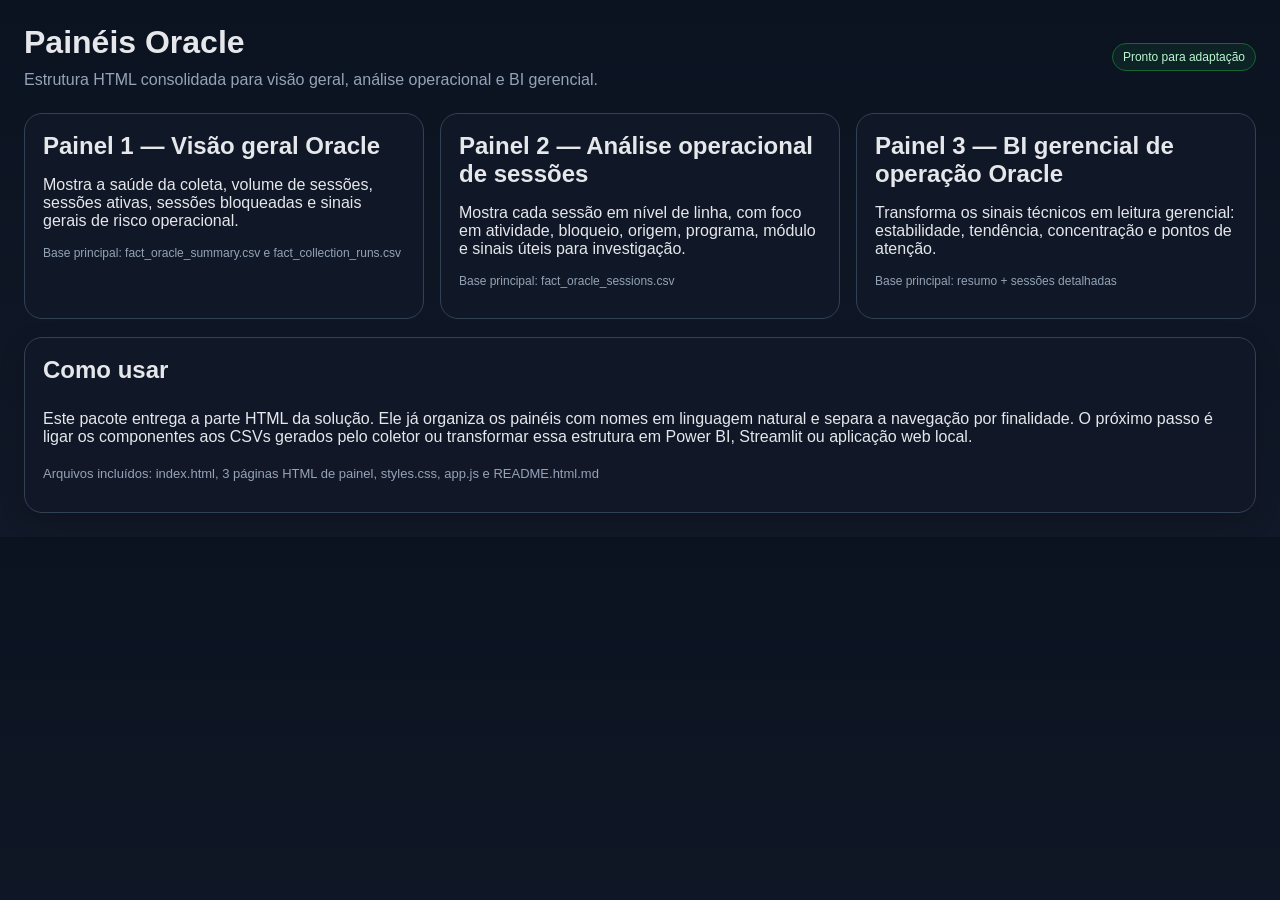
<file: paineis_oracle_html/index.html>
<!DOCTYPE html>
<html lang="pt-BR">
<head>
  <meta charset="UTF-8">
  <meta name="viewport" content="width=device-width, initial-scale=1.0">
  <title>Painéis Oracle - HTML</title>
  <link rel="stylesheet" href="styles.css">
</head>
<body>
  <div class="container">
    <div class="topbar">
      <div>
        <h1>Painéis Oracle</h1>
        <p class="subtitle">Estrutura HTML consolidada para visão geral, análise operacional e BI gerencial.</p>
      </div>
      <span class="badge ok">Pronto para adaptação</span>
    </div>

    <div class="navcards">
      <a class="navcard" href="painel_01_visao_geral_oracle.html">
        <h2>Painel 1 — Visão geral Oracle</h2>
        <p>Mostra a saúde da coleta, volume de sessões, sessões ativas, sessões bloqueadas e sinais gerais de risco operacional.</p>
        <p class="small">Base principal: fact_oracle_summary.csv e fact_collection_runs.csv</p>
      </a>

      <a class="navcard" href="painel_02_analise_operacional_sessoes.html">
        <h2>Painel 2 — Análise operacional de sessões</h2>
        <p>Mostra cada sessão em nível de linha, com foco em atividade, bloqueio, origem, programa, módulo e sinais úteis para investigação.</p>
        <p class="small">Base principal: fact_oracle_sessions.csv</p>
      </a>

      <a class="navcard" href="painel_03_bi_gerencial_oracle.html">
        <h2>Painel 3 — BI gerencial de operação Oracle</h2>
        <p>Transforma os sinais técnicos em leitura gerencial: estabilidade, tendência, concentração e pontos de atenção.</p>
        <p class="small">Base principal: resumo + sessões detalhadas</p>
      </a>
    </div>

    <div class="card" style="margin-top:18px">
      <div class="section-title">
        <h2>Como usar</h2>
      </div>
      <p>Este pacote entrega a parte HTML da solução. Ele já organiza os painéis com nomes em linguagem natural e separa a navegação por finalidade. O próximo passo é ligar os componentes aos CSVs gerados pelo coletor ou transformar essa estrutura em Power BI, Streamlit ou aplicação web local.</p>
      <p class="footer-note">Arquivos incluídos: index.html, 3 páginas HTML de painel, styles.css, app.js e README.html.md</p>
    </div>
  </div>
  <script src="app.js"></script>
</body>
</html>
</file>
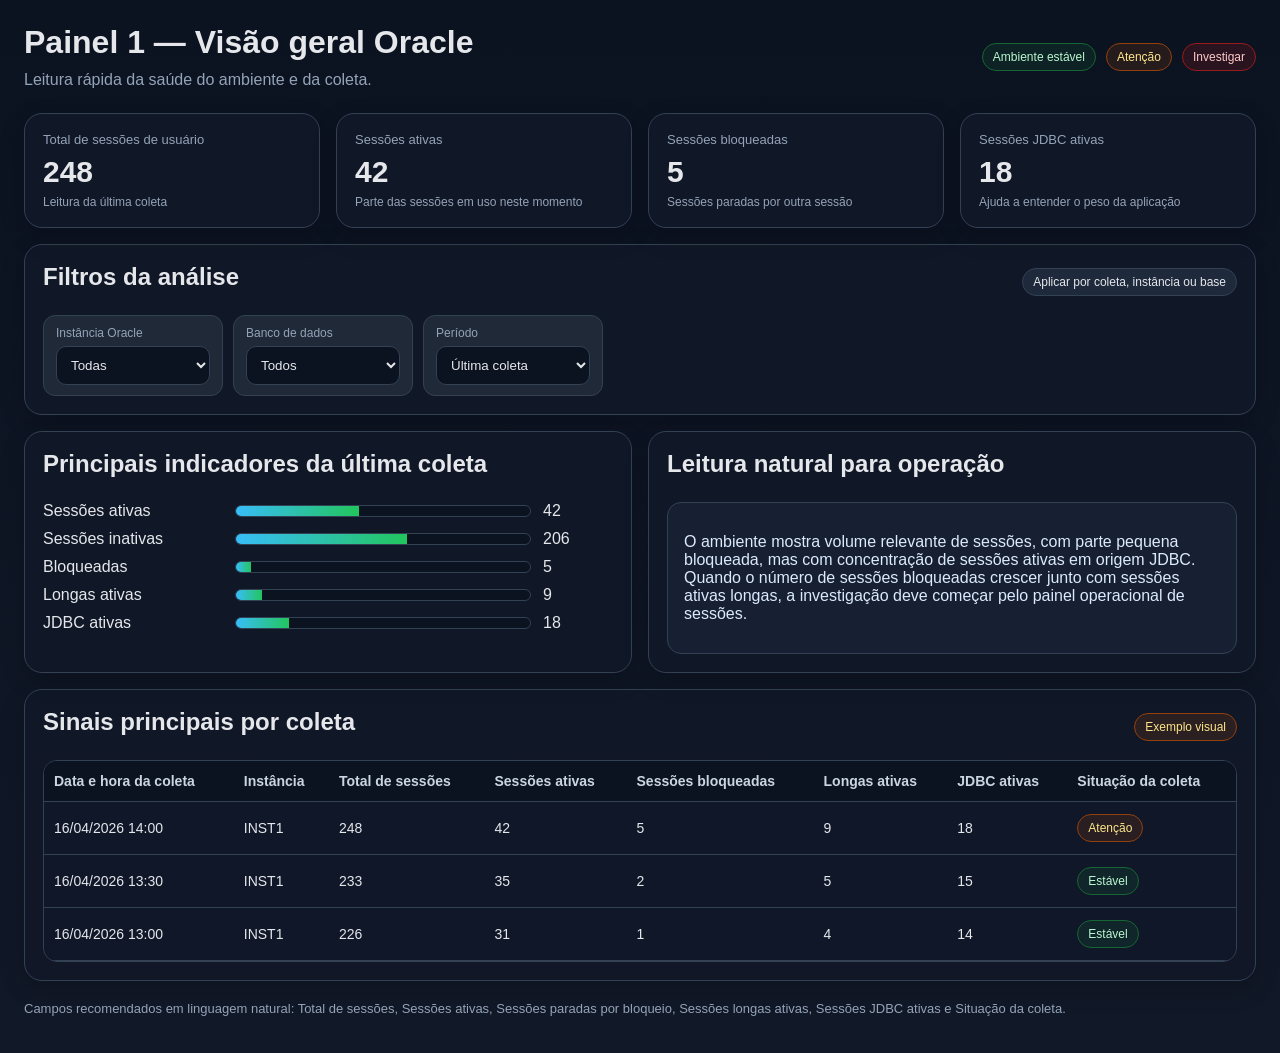
<file: paineis_oracle_html/painel_01_visao_geral_oracle.html>
<!DOCTYPE html>
<html lang="pt-BR">
<head>
  <meta charset="UTF-8">
  <meta name="viewport" content="width=device-width, initial-scale=1.0">
  <title>Painel 1 - Visão geral Oracle</title>
  <link rel="stylesheet" href="styles.css">
</head>
<body>
  <div class="container">
    <div class="topbar">
      <div>
        <h1>Painel 1 — Visão geral Oracle</h1>
        <p class="subtitle">Leitura rápida da saúde do ambiente e da coleta.</p>
      </div>
      <div class="legend">
        <span class="badge ok">Ambiente estável</span>
        <span class="badge warn">Atenção</span>
        <span class="badge bad">Investigar</span>
      </div>
    </div>

    <div class="grid grid-4">
      <div class="card">
        <div class="kpi-title">Total de sessões de usuário</div>
        <div class="kpi-value">248</div>
        <div class="kpi-note">Leitura da última coleta</div>
      </div>
      <div class="card">
        <div class="kpi-title">Sessões ativas</div>
        <div class="kpi-value">42</div>
        <div class="kpi-note">Parte das sessões em uso neste momento</div>
      </div>
      <div class="card">
        <div class="kpi-title">Sessões bloqueadas</div>
        <div class="kpi-value">5</div>
        <div class="kpi-note">Sessões paradas por outra sessão</div>
      </div>
      <div class="card">
        <div class="kpi-title">Sessões JDBC ativas</div>
        <div class="kpi-value">18</div>
        <div class="kpi-note">Ajuda a entender o peso da aplicação</div>
      </div>
    </div>

    <div class="card" style="margin-top:16px">
      <div class="section-title">
        <h2>Filtros da análise</h2>
        <span class="badge">Aplicar por coleta, instância ou base</span>
      </div>
      <div class="filters">
        <div class="filter">
          <label>Instância Oracle</label>
          <select><option>Todas</option><option>INST1</option><option>INST2</option></select>
        </div>
        <div class="filter">
          <label>Banco de dados</label>
          <select><option>Todos</option><option>PROD</option><option>HML</option></select>
        </div>
        <div class="filter">
          <label>Período</label>
          <select><option>Última coleta</option><option>Últimas 24 horas</option><option>Últimos 7 dias</option></select>
        </div>
      </div>
    </div>

    <div class="grid grid-2" style="margin-top:16px">
      <div class="card">
        <div class="section-title">
          <h2>Principais indicadores da última coleta</h2>
        </div>
        <div class="bar-list">
          <div class="bar-row"><div>Sessões ativas</div><div class="bar"><span style="width:42%"></span></div><div>42</div></div>
          <div class="bar-row"><div>Sessões inativas</div><div class="bar"><span style="width:58%"></span></div><div>206</div></div>
          <div class="bar-row"><div>Bloqueadas</div><div class="bar"><span style="width:5%"></span></div><div>5</div></div>
          <div class="bar-row"><div>Longas ativas</div><div class="bar"><span style="width:9%"></span></div><div>9</div></div>
          <div class="bar-row"><div>JDBC ativas</div><div class="bar"><span style="width:18%"></span></div><div>18</div></div>
        </div>
      </div>

      <div class="card">
        <div class="section-title">
          <h2>Leitura natural para operação</h2>
        </div>
        <div class="callout">
          <p>O ambiente mostra volume relevante de sessões, com parte pequena bloqueada, mas com concentração de sessões ativas em origem JDBC. Quando o número de sessões bloqueadas crescer junto com sessões ativas longas, a investigação deve começar pelo painel operacional de sessões.</p>
        </div>
      </div>
    </div>

    <div class="card" style="margin-top:16px">
      <div class="section-title">
        <h2>Sinais principais por coleta</h2>
        <span class="badge warn">Exemplo visual</span>
      </div>
      <div class="table-wrap">
        <table>
          <thead>
            <tr>
              <th>Data e hora da coleta</th>
              <th>Instância</th>
              <th>Total de sessões</th>
              <th>Sessões ativas</th>
              <th>Sessões bloqueadas</th>
              <th>Longas ativas</th>
              <th>JDBC ativas</th>
              <th>Situação da coleta</th>
            </tr>
          </thead>
          <tbody>
            <tr><td>16/04/2026 14:00</td><td>INST1</td><td>248</td><td>42</td><td>5</td><td>9</td><td>18</td><td><span class="badge warn">Atenção</span></td></tr>
            <tr><td>16/04/2026 13:30</td><td>INST1</td><td>233</td><td>35</td><td>2</td><td>5</td><td>15</td><td><span class="badge ok">Estável</span></td></tr>
            <tr><td>16/04/2026 13:00</td><td>INST1</td><td>226</td><td>31</td><td>1</td><td>4</td><td>14</td><td><span class="badge ok">Estável</span></td></tr>
          </tbody>
        </table>
      </div>
    </div>

    <p class="footer-note">Campos recomendados em linguagem natural: Total de sessões, Sessões ativas, Sessões paradas por bloqueio, Sessões longas ativas, Sessões JDBC ativas e Situação da coleta.</p>
  </div>
  <script src="app.js"></script>
</body>
</html>
</file>
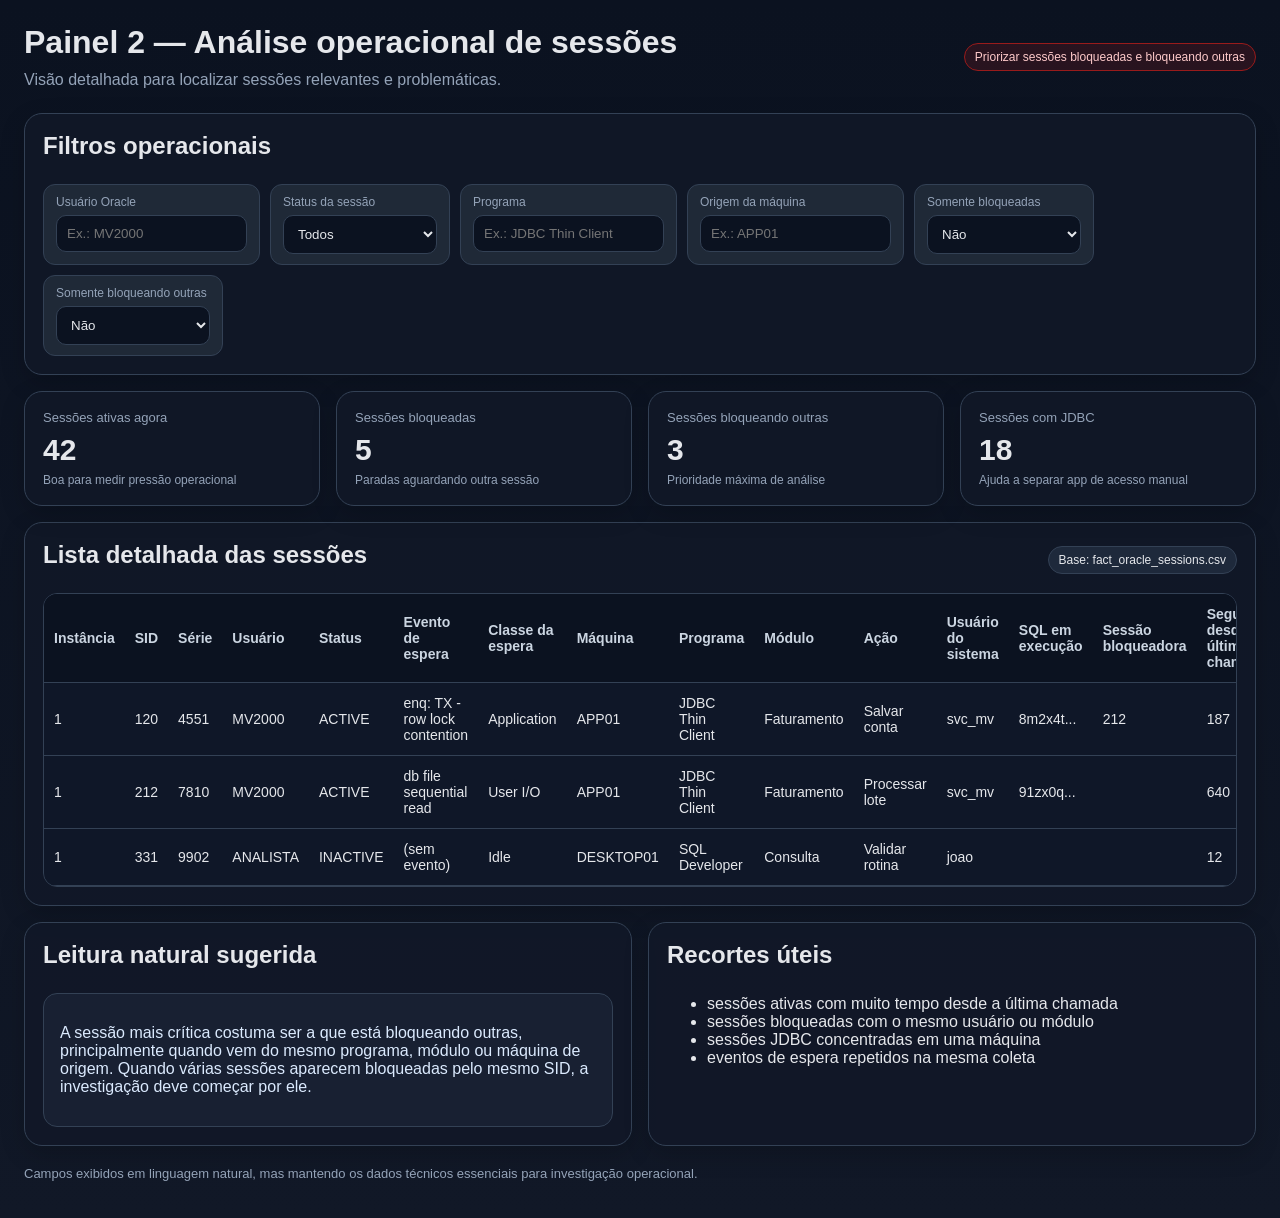
<file: paineis_oracle_html/painel_02_analise_operacional_sessoes.html>
<!DOCTYPE html>
<html lang="pt-BR">
<head>
  <meta charset="UTF-8">
  <meta name="viewport" content="width=device-width, initial-scale=1.0">
  <title>Painel 2 - Análise operacional de sessões</title>
  <link rel="stylesheet" href="styles.css">
</head>
<body>
  <div class="container">
    <div class="topbar">
      <div>
        <h1>Painel 2 — Análise operacional de sessões</h1>
        <p class="subtitle">Visão detalhada para localizar sessões relevantes e problemáticas.</p>
      </div>
      <span class="badge bad">Priorizar sessões bloqueadas e bloqueando outras</span>
    </div>

    <div class="card">
      <div class="section-title">
        <h2>Filtros operacionais</h2>
      </div>
      <div class="filters">
        <div class="filter"><label>Usuário Oracle</label><input placeholder="Ex.: MV2000"></div>
        <div class="filter"><label>Status da sessão</label><select><option>Todos</option><option>Ativa</option><option>Inativa</option></select></div>
        <div class="filter"><label>Programa</label><input placeholder="Ex.: JDBC Thin Client"></div>
        <div class="filter"><label>Origem da máquina</label><input placeholder="Ex.: APP01"></div>
        <div class="filter"><label>Somente bloqueadas</label><select><option>Não</option><option>Sim</option></select></div>
        <div class="filter"><label>Somente bloqueando outras</label><select><option>Não</option><option>Sim</option></select></div>
      </div>
    </div>

    <div class="grid grid-4" style="margin-top:16px">
      <div class="card">
        <div class="kpi-title">Sessões ativas agora</div>
        <div class="kpi-value">42</div>
        <div class="kpi-note">Boa para medir pressão operacional</div>
      </div>
      <div class="card">
        <div class="kpi-title">Sessões bloqueadas</div>
        <div class="kpi-value">5</div>
        <div class="kpi-note">Paradas aguardando outra sessão</div>
      </div>
      <div class="card">
        <div class="kpi-title">Sessões bloqueando outras</div>
        <div class="kpi-value">3</div>
        <div class="kpi-note">Prioridade máxima de análise</div>
      </div>
      <div class="card">
        <div class="kpi-title">Sessões com JDBC</div>
        <div class="kpi-value">18</div>
        <div class="kpi-note">Ajuda a separar app de acesso manual</div>
      </div>
    </div>

    <div class="card" style="margin-top:16px">
      <div class="section-title">
        <h2>Lista detalhada das sessões</h2>
        <span class="badge">Base: fact_oracle_sessions.csv</span>
      </div>
      <div class="table-wrap">
        <table>
          <thead>
            <tr>
              <th>Instância</th>
              <th>SID</th>
              <th>Série</th>
              <th>Usuário</th>
              <th>Status</th>
              <th>Evento de espera</th>
              <th>Classe da espera</th>
              <th>Máquina</th>
              <th>Programa</th>
              <th>Módulo</th>
              <th>Ação</th>
              <th>Usuário do sistema</th>
              <th>SQL em execução</th>
              <th>Sessão bloqueadora</th>
              <th>Segundos desde última chamada</th>
              <th>Horário de logon</th>
              <th>Ativa?</th>
              <th>Bloqueada?</th>
              <th>Bloqueando?</th>
              <th>É JDBC?</th>
            </tr>
          </thead>
          <tbody>
            <tr>
              <td>1</td><td>120</td><td>4551</td><td>MV2000</td><td>ACTIVE</td><td>enq: TX - row lock contention</td><td>Application</td><td>APP01</td><td>JDBC Thin Client</td><td>Faturamento</td><td>Salvar conta</td><td>svc_mv</td><td>8m2x4t...</td><td>212</td><td>187</td><td>16/04/2026 13:55</td><td>Sim</td><td>Sim</td><td>Não</td><td>Sim</td>
            </tr>
            <tr>
              <td>1</td><td>212</td><td>7810</td><td>MV2000</td><td>ACTIVE</td><td>db file sequential read</td><td>User I/O</td><td>APP01</td><td>JDBC Thin Client</td><td>Faturamento</td><td>Processar lote</td><td>svc_mv</td><td>91zx0q...</td><td></td><td>640</td><td>16/04/2026 13:10</td><td>Sim</td><td>Não</td><td>Sim</td><td>Sim</td>
            </tr>
            <tr>
              <td>1</td><td>331</td><td>9902</td><td>ANALISTA</td><td>INACTIVE</td><td>(sem evento)</td><td>Idle</td><td>DESKTOP01</td><td>SQL Developer</td><td>Consulta</td><td>Validar rotina</td><td>joao</td><td></td><td></td><td>12</td><td>16/04/2026 12:40</td><td>Não</td><td>Não</td><td>Não</td><td>Não</td>
            </tr>
          </tbody>
        </table>
      </div>
    </div>

    <div class="grid grid-2" style="margin-top:16px">
      <div class="card">
        <div class="section-title"><h2>Leitura natural sugerida</h2></div>
        <div class="callout">
          <p>A sessão mais crítica costuma ser a que está bloqueando outras, principalmente quando vem do mesmo programa, módulo ou máquina de origem. Quando várias sessões aparecem bloqueadas pelo mesmo SID, a investigação deve começar por ele.</p>
        </div>
      </div>
      <div class="card">
        <div class="section-title"><h2>Recortes úteis</h2></div>
        <ul>
          <li>sessões ativas com muito tempo desde a última chamada</li>
          <li>sessões bloqueadas com o mesmo usuário ou módulo</li>
          <li>sessões JDBC concentradas em uma máquina</li>
          <li>eventos de espera repetidos na mesma coleta</li>
        </ul>
      </div>
    </div>

    <p class="footer-note">Campos exibidos em linguagem natural, mas mantendo os dados técnicos essenciais para investigação operacional.</p>
  </div>
  <script src="app.js"></script>
</body>
</html>
</file>
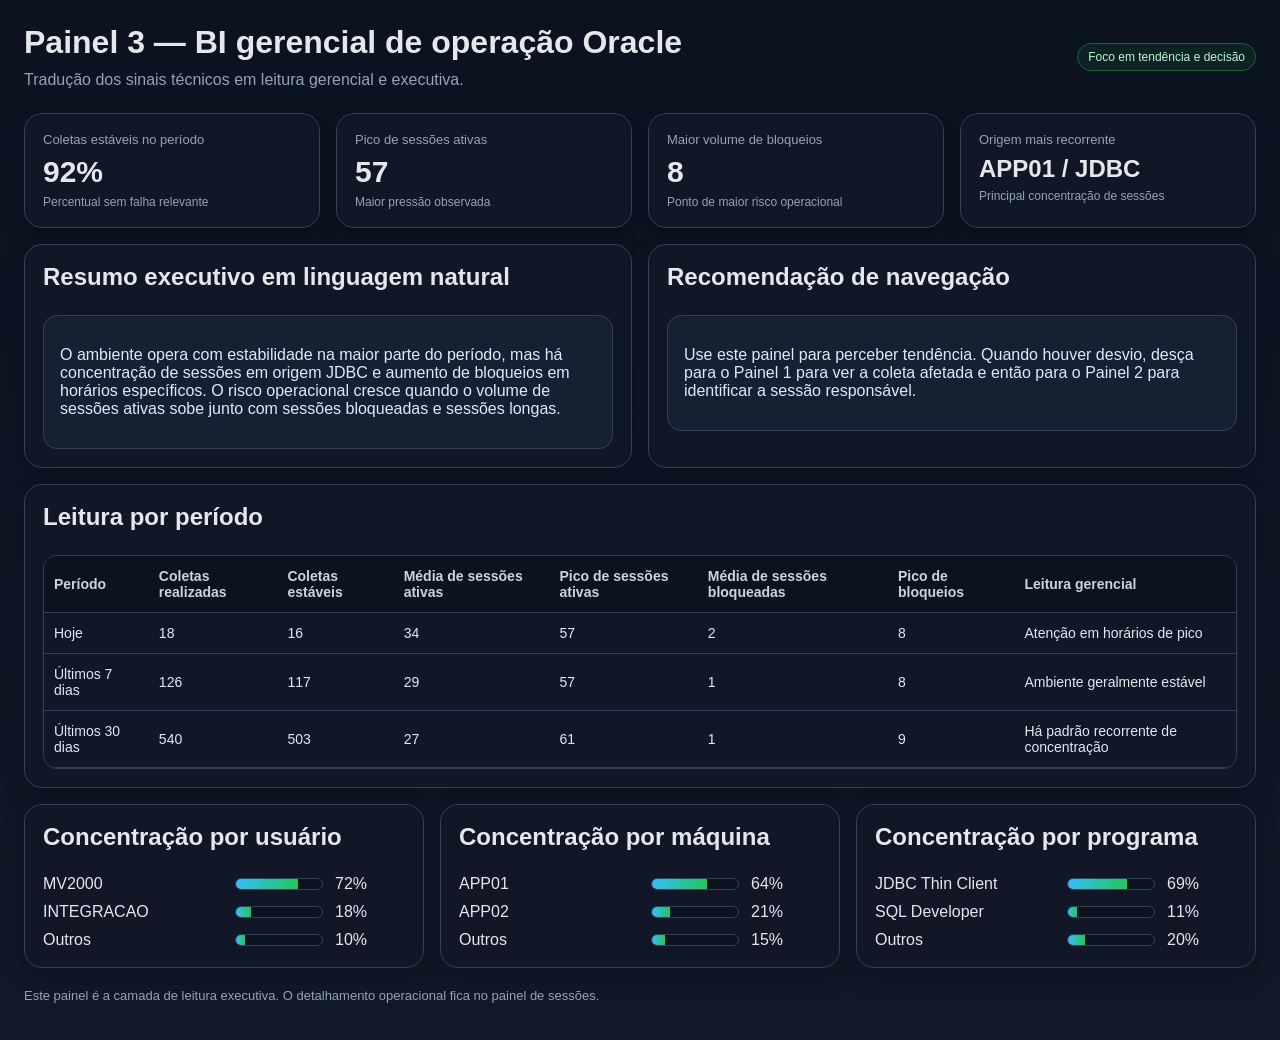
<file: paineis_oracle_html/painel_03_bi_gerencial_oracle.html>
<!DOCTYPE html>
<html lang="pt-BR">
<head>
  <meta charset="UTF-8">
  <meta name="viewport" content="width=device-width, initial-scale=1.0">
  <title>Painel 3 - BI gerencial de operação Oracle</title>
  <link rel="stylesheet" href="styles.css">
</head>
<body>
  <div class="container">
    <div class="topbar">
      <div>
        <h1>Painel 3 — BI gerencial de operação Oracle</h1>
        <p class="subtitle">Tradução dos sinais técnicos em leitura gerencial e executiva.</p>
      </div>
      <span class="badge ok">Foco em tendência e decisão</span>
    </div>

    <div class="grid grid-4">
      <div class="card">
        <div class="kpi-title">Coletas estáveis no período</div>
        <div class="kpi-value">92%</div>
        <div class="kpi-note">Percentual sem falha relevante</div>
      </div>
      <div class="card">
        <div class="kpi-title">Pico de sessões ativas</div>
        <div class="kpi-value">57</div>
        <div class="kpi-note">Maior pressão observada</div>
      </div>
      <div class="card">
        <div class="kpi-title">Maior volume de bloqueios</div>
        <div class="kpi-value">8</div>
        <div class="kpi-note">Ponto de maior risco operacional</div>
      </div>
      <div class="card">
        <div class="kpi-title">Origem mais recorrente</div>
        <div class="kpi-value" style="font-size:24px">APP01 / JDBC</div>
        <div class="kpi-note">Principal concentração de sessões</div>
      </div>
    </div>

    <div class="grid grid-2" style="margin-top:16px">
      <div class="card">
        <div class="section-title">
          <h2>Resumo executivo em linguagem natural</h2>
        </div>
        <div class="callout">
          <p>O ambiente opera com estabilidade na maior parte do período, mas há concentração de sessões em origem JDBC e aumento de bloqueios em horários específicos. O risco operacional cresce quando o volume de sessões ativas sobe junto com sessões bloqueadas e sessões longas.</p>
        </div>
      </div>
      <div class="card">
        <div class="section-title">
          <h2>Recomendação de navegação</h2>
        </div>
        <div class="callout">
          <p>Use este painel para perceber tendência. Quando houver desvio, desça para o Painel 1 para ver a coleta afetada e então para o Painel 2 para identificar a sessão responsável.</p>
        </div>
      </div>
    </div>

    <div class="card" style="margin-top:16px">
      <div class="section-title">
        <h2>Leitura por período</h2>
      </div>
      <div class="table-wrap">
        <table>
          <thead>
            <tr>
              <th>Período</th>
              <th>Coletas realizadas</th>
              <th>Coletas estáveis</th>
              <th>Média de sessões ativas</th>
              <th>Pico de sessões ativas</th>
              <th>Média de sessões bloqueadas</th>
              <th>Pico de bloqueios</th>
              <th>Leitura gerencial</th>
            </tr>
          </thead>
          <tbody>
            <tr><td>Hoje</td><td>18</td><td>16</td><td>34</td><td>57</td><td>2</td><td>8</td><td>Atenção em horários de pico</td></tr>
            <tr><td>Últimos 7 dias</td><td>126</td><td>117</td><td>29</td><td>57</td><td>1</td><td>8</td><td>Ambiente geralmente estável</td></tr>
            <tr><td>Últimos 30 dias</td><td>540</td><td>503</td><td>27</td><td>61</td><td>1</td><td>9</td><td>Há padrão recorrente de concentração</td></tr>
          </tbody>
        </table>
      </div>
    </div>

    <div class="grid grid-3" style="margin-top:16px">
      <div class="card">
        <div class="section-title"><h2>Concentração por usuário</h2></div>
        <div class="bar-list">
          <div class="bar-row"><div>MV2000</div><div class="bar"><span style="width:72%"></span></div><div>72%</div></div>
          <div class="bar-row"><div>INTEGRACAO</div><div class="bar"><span style="width:18%"></span></div><div>18%</div></div>
          <div class="bar-row"><div>Outros</div><div class="bar"><span style="width:10%"></span></div><div>10%</div></div>
        </div>
      </div>
      <div class="card">
        <div class="section-title"><h2>Concentração por máquina</h2></div>
        <div class="bar-list">
          <div class="bar-row"><div>APP01</div><div class="bar"><span style="width:64%"></span></div><div>64%</div></div>
          <div class="bar-row"><div>APP02</div><div class="bar"><span style="width:21%"></span></div><div>21%</div></div>
          <div class="bar-row"><div>Outros</div><div class="bar"><span style="width:15%"></span></div><div>15%</div></div>
        </div>
      </div>
      <div class="card">
        <div class="section-title"><h2>Concentração por programa</h2></div>
        <div class="bar-list">
          <div class="bar-row"><div>JDBC Thin Client</div><div class="bar"><span style="width:69%"></span></div><div>69%</div></div>
          <div class="bar-row"><div>SQL Developer</div><div class="bar"><span style="width:11%"></span></div><div>11%</div></div>
          <div class="bar-row"><div>Outros</div><div class="bar"><span style="width:20%"></span></div><div>20%</div></div>
        </div>
      </div>
    </div>

    <p class="footer-note">Este painel é a camada de leitura executiva. O detalhamento operacional fica no painel de sessões.</p>
  </div>
  <script src="app.js"></script>
</body>
</html>
</file>
<file: paineis_oracle_html/styles.css>
:root{
  --bg:#0f172a;
  --panel:#111827;
  --panel-2:#1f2937;
  --text:#e5e7eb;
  --muted:#94a3b8;
  --ok:#22c55e;
  --warn:#f59e0b;
  --bad:#ef4444;
  --line:#334155;
  --chip:#1e293b;
}
*{box-sizing:border-box}
body{
  margin:0;
  font-family:Segoe UI,Arial,sans-serif;
  background:linear-gradient(180deg,#0b1220,#111827);
  color:var(--text);
}
.container{max-width:1400px;margin:0 auto;padding:24px}
.topbar{
  display:flex;justify-content:space-between;align-items:center;
  gap:16px;flex-wrap:wrap;margin-bottom:24px
}
h1,h2,h3{margin:0 0 10px 0}
.subtitle{color:var(--muted);margin:0}
.grid{display:grid;gap:16px}
.grid-4{grid-template-columns:repeat(4,minmax(0,1fr))}
.grid-3{grid-template-columns:repeat(3,minmax(0,1fr))}
.grid-2{grid-template-columns:repeat(2,minmax(0,1fr))}
.card{
  background:rgba(17,24,39,.9);
  border:1px solid var(--line);
  border-radius:18px;
  padding:18px;
  box-shadow:0 8px 24px rgba(0,0,0,.18);
}
.kpi-title{font-size:13px;color:var(--muted);margin-bottom:8px}
.kpi-value{font-size:30px;font-weight:700}
.kpi-note{font-size:12px;color:var(--muted);margin-top:6px}
.badge{
  display:inline-block;padding:6px 10px;border-radius:999px;
  background:var(--chip);font-size:12px;color:var(--text);border:1px solid var(--line)
}
.badge.ok{color:#bbf7d0;border-color:#166534;background:rgba(22,101,52,.2)}
.badge.warn{color:#fde68a;border-color:#92400e;background:rgba(146,64,14,.2)}
.badge.bad{color:#fecaca;border-color:#991b1b;background:rgba(153,27,27,.2)}
.section-title{display:flex;justify-content:space-between;align-items:center;gap:12px;margin-bottom:14px;flex-wrap:wrap}
.table-wrap{overflow:auto;border:1px solid var(--line);border-radius:14px}
table{width:100%;border-collapse:collapse;min-width:900px;background:rgba(15,23,42,.45)}
th,td{padding:12px 10px;border-bottom:1px solid var(--line);text-align:left;font-size:14px}
th{background:#0b1220;color:#cbd5e1;position:sticky;top:0}
tr:hover td{background:rgba(30,41,59,.35)}
.filters{display:flex;flex-wrap:wrap;gap:10px}
.filter{
  background:var(--panel-2);border:1px solid var(--line);border-radius:12px;padding:10px 12px;
  min-width:180px
}
.filter label{display:block;font-size:12px;color:var(--muted);margin-bottom:6px}
.filter input,.filter select{
  width:100%;padding:10px;border-radius:10px;border:1px solid var(--line);
  background:#0b1220;color:var(--text)
}
.bar-list{display:flex;flex-direction:column;gap:10px}
.bar-row{display:grid;grid-template-columns:180px 1fr 70px;gap:12px;align-items:center}
.bar{
  height:12px;border-radius:999px;background:#0b1220;border:1px solid var(--line);overflow:hidden
}
.bar > span{display:block;height:100%;background:linear-gradient(90deg,#38bdf8,#22c55e)}
.legend{display:flex;gap:10px;flex-wrap:wrap}
.callout{
  padding:14px 16px;border-radius:14px;border:1px solid var(--line);
  background:rgba(30,41,59,.55);color:#dbeafe
}
.navcards{display:grid;grid-template-columns:repeat(3,minmax(0,1fr));gap:16px}
.navcard{
  display:block;text-decoration:none;color:inherit;background:rgba(17,24,39,.9);
  border:1px solid var(--line);border-radius:18px;padding:18px
}
.navcard:hover{transform:translateY(-1px);transition:.15s ease}
.small{font-size:12px;color:var(--muted)}
.footer-note{margin-top:20px;color:var(--muted);font-size:13px}
@media (max-width:1100px){
  .grid-4,.grid-3,.grid-2,.navcards{grid-template-columns:1fr}
  .bar-row{grid-template-columns:1fr}
}
</file>
